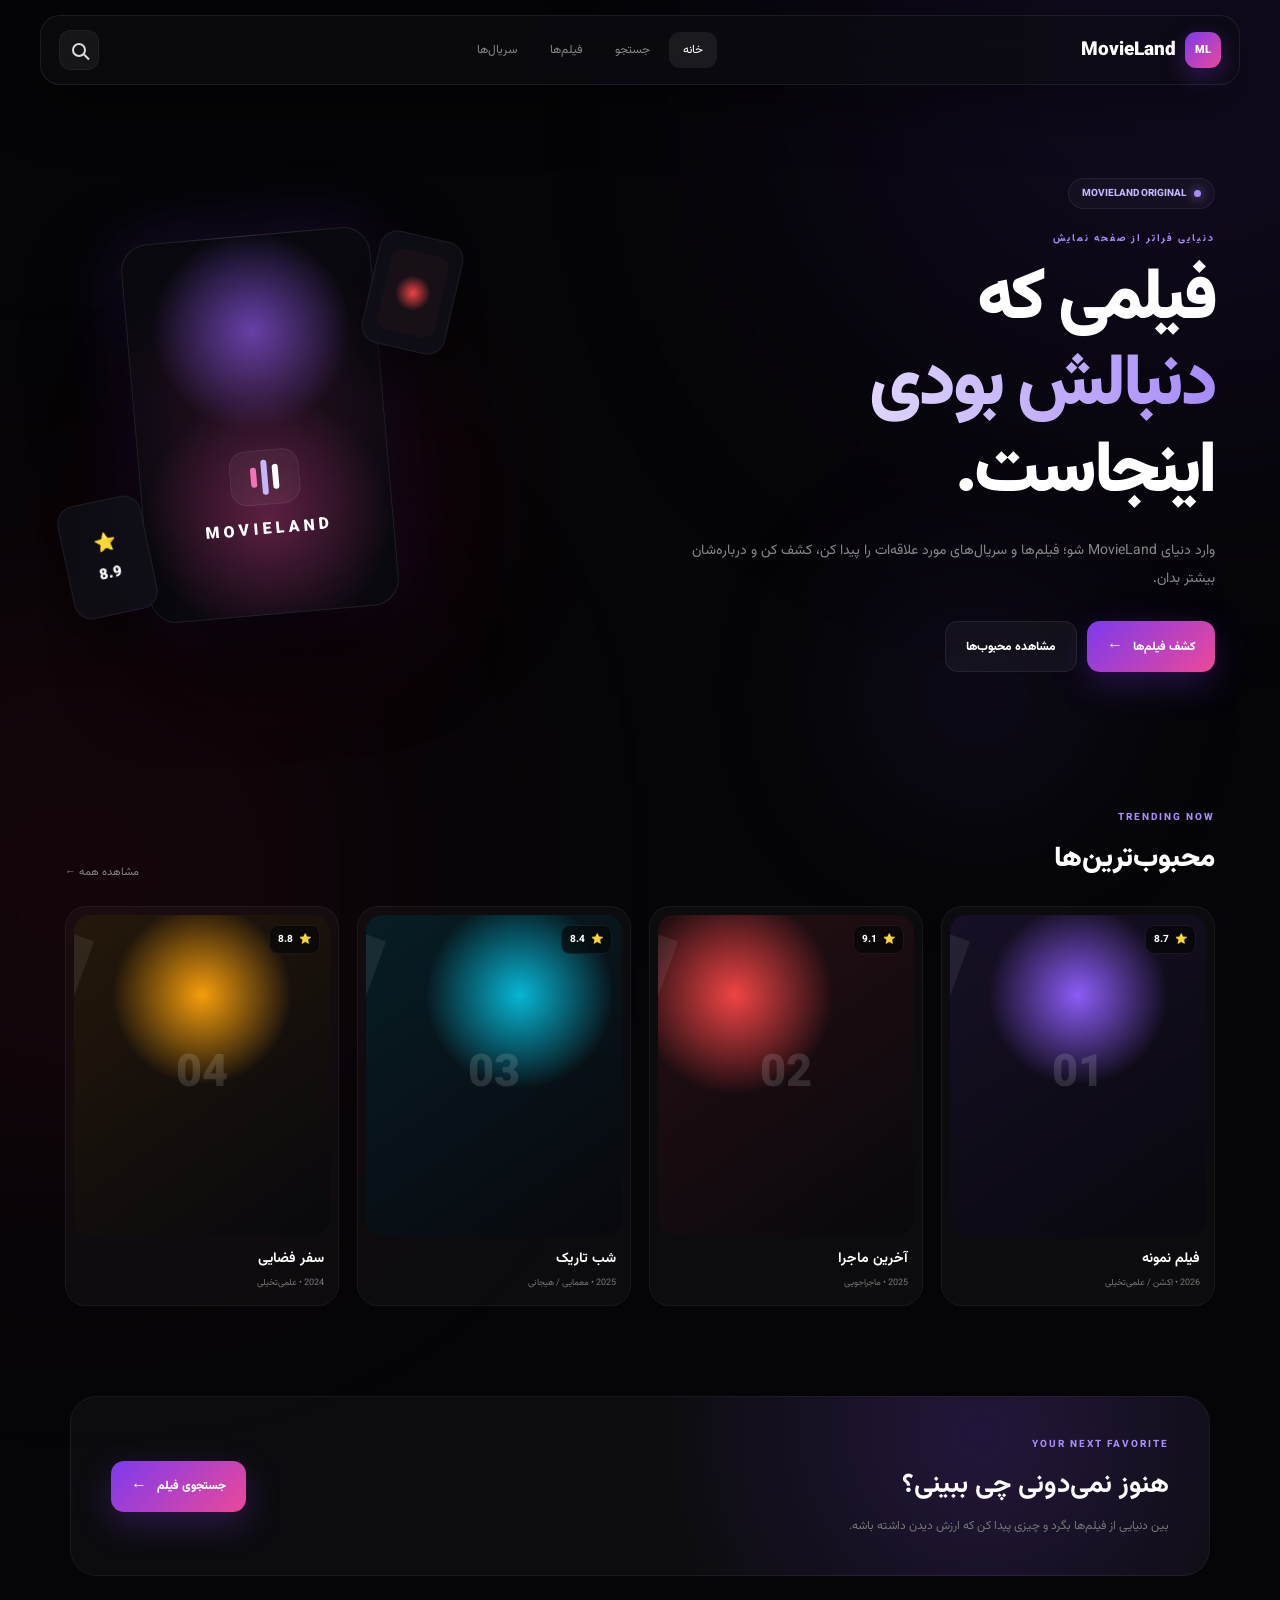
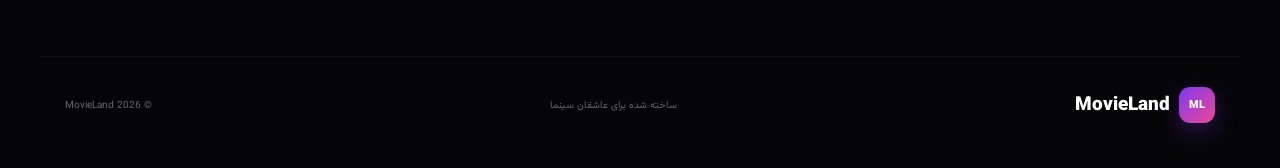
<file: index.html>
<!DOCTYPE html>
<html lang="fa" dir="rtl">

<head>
    <meta charset="UTF-8">
    <meta name="viewport" content="width=device-width, initial-scale=1.0">

    <title>MovieLand | دنیای فیلم و سریال</title>

    <link rel="stylesheet" href="style.css">
</head>

<body>

    <div class="background">
        <div class="orb orb-1"></div>
        <div class="orb orb-2"></div>
        <div class="orb orb-3"></div>
    </div>


    <!-- HEADER -->

    <header class="header">

        <a href="index.html" class="logo">
            <span class="logo-mark">
                ML
            </span>

            MovieLand
        </a>


        <nav>
            <a href="index.html" class="active">خانه</a>
            <a href="search.html">جستجو</a>
            <a href="#">فیلم‌ها</a>
            <a href="#">سریال‌ها</a>
        </nav>


        <a href="search.html" class="search-button" aria-label="جستجو">
            <span class="search-icon"></span>
        </a>

    </header>



    <!-- HERO -->

    <main>

        <section class="hero">

            <div class="hero-content">

                <div class="hero-badge">
                    <span class="badge-dot"></span>
                    MOVIELAND ORIGINAL
                </div>


                <p class="small-title">
                    دنیایی فراتر از صفحه نمایش
                </p>


                <h1>
                    فیلمی که
                    <span>دنبالش بودی</span>
                    اینجاست.
                </h1>


                <p class="hero-text">
                    وارد دنیای MovieLand شو؛
                    فیلم‌ها و سریال‌های مورد علاقه‌ات را
                    پیدا کن، کشف کن و درباره‌شان بیشتر بدان.
                </p>


                <div class="hero-buttons">

                    <a href="search.html" class="button">
                        کشف فیلم‌ها
                        <span class="arrow">←</span>
                    </a>

                    <a href="#trending" class="button secondary-button">
                        مشاهده محبوب‌ها
                    </a>

                </div>

            </div>



            <!-- CINEMA VISUAL -->

            <div class="hero-visual">

                <div class="floating-card card-back">
                    <div class="mini-poster"></div>
                </div>


                <div class="floating-card card-middle">
                    <div class="rating-symbol">
                        8.9
                    </div>
                </div>


                <div class="hero-poster">

                    <div class="poster-glow"></div>


                    <div class="cinema-lines"></div>


                    <div class="poster-content">

                        <div class="movie-symbol">
                            <span></span>
                            <span></span>
                            <span></span>
                        </div>

                        <span>
                            MOVIELAND
                        </span>

                    </div>

                </div>

            </div>

        </section>



        <!-- TRENDING -->

        <section class="section" id="trending">

            <div class="section-title">

                <div>
                    <p class="small-title">
                        TRENDING NOW
                    </p>

                    <h2>
                        محبوب‌ترین‌ها
                    </h2>
                </div>


                <a href="search.html">
                    مشاهده همه ←
                </a>

            </div>



            <div class="movie-grid">


                <a href="details.html" class="movie-card">

                    <div class="poster poster1">

                        <div class="poster-shine"></div>

                        <div class="poster-symbol">
                            01
                        </div>

                        <span class="rating">
                            8.7
                        </span>

                        <div class="poster-overlay">
                            مشاهده جزئیات
                        </div>

                    </div>


                    <div class="movie-info">

                        <h3>
                            فیلم نمونه
                        </h3>

                        <p>
                            2026 • اکشن / علمی‌تخیلی
                        </p>

                    </div>

                </a>



                <a href="details.html" class="movie-card">

                    <div class="poster poster2">

                        <div class="poster-shine"></div>

                        <div class="poster-symbol">
                            02
                        </div>

                        <span class="rating">
                            9.1
                        </span>

                        <div class="poster-overlay">
                            مشاهده جزئیات
                        </div>

                    </div>


                    <div class="movie-info">

                        <h3>
                            آخرین ماجرا
                        </h3>

                        <p>
                            2025 • ماجراجویی
                        </p>

                    </div>

                </a>



                <a href="details.html" class="movie-card">

                    <div class="poster poster3">

                        <div class="poster-shine"></div>

                        <div class="poster-symbol">
                            03
                        </div>

                        <span class="rating">
                            8.4
                        </span>

                        <div class="poster-overlay">
                            مشاهده جزئیات
                        </div>

                    </div>


                    <div class="movie-info">

                        <h3>
                            شب تاریک
                        </h3>

                        <p>
                            2025 • معمایی / هیجانی
                        </p>

                    </div>

                </a>



                <a href="details.html" class="movie-card">

                    <div class="poster poster4">

                        <div class="poster-shine"></div>

                        <div class="poster-symbol">
                            04
                        </div>

                        <span class="rating">
                            8.8
                        </span>

                        <div class="poster-overlay">
                            مشاهده جزئیات
                        </div>

                    </div>


                    <div class="movie-info">

                        <h3>
                            سفر فضایی
                        </h3>

                        <p>
                            2024 • علمی‌تخیلی
                        </p>

                    </div>

                </a>

            </div>

        </section>



        <!-- DISCOVER -->

        <section class="discover">

            <div>

                <p class="small-title">
                    YOUR NEXT FAVORITE
                </p>

                <h2>
                    هنوز نمی‌دونی چی ببینی؟
                </h2>

                <p>
                    بین دنیایی از فیلم‌ها بگرد و
                    چیزی پیدا کن که ارزش دیدن داشته باشه.
                </p>

            </div>


            <a href="search.html" class="button">
                جستجوی فیلم
                <span class="arrow">←</span>
            </a>

        </section>

    </main>



    <!-- FOOTER -->

    <footer>

        <div class="logo">

            <span class="logo-mark">
                ML
            </span>

            MovieLand

        </div>


        <p>
            ساخته شده برای عاشقان سینما
        </p>


        <span>
            © 2026 MovieLand
        </span>

    </footer>



    <script src="script.js"></script>

</body>

</html>
</file>
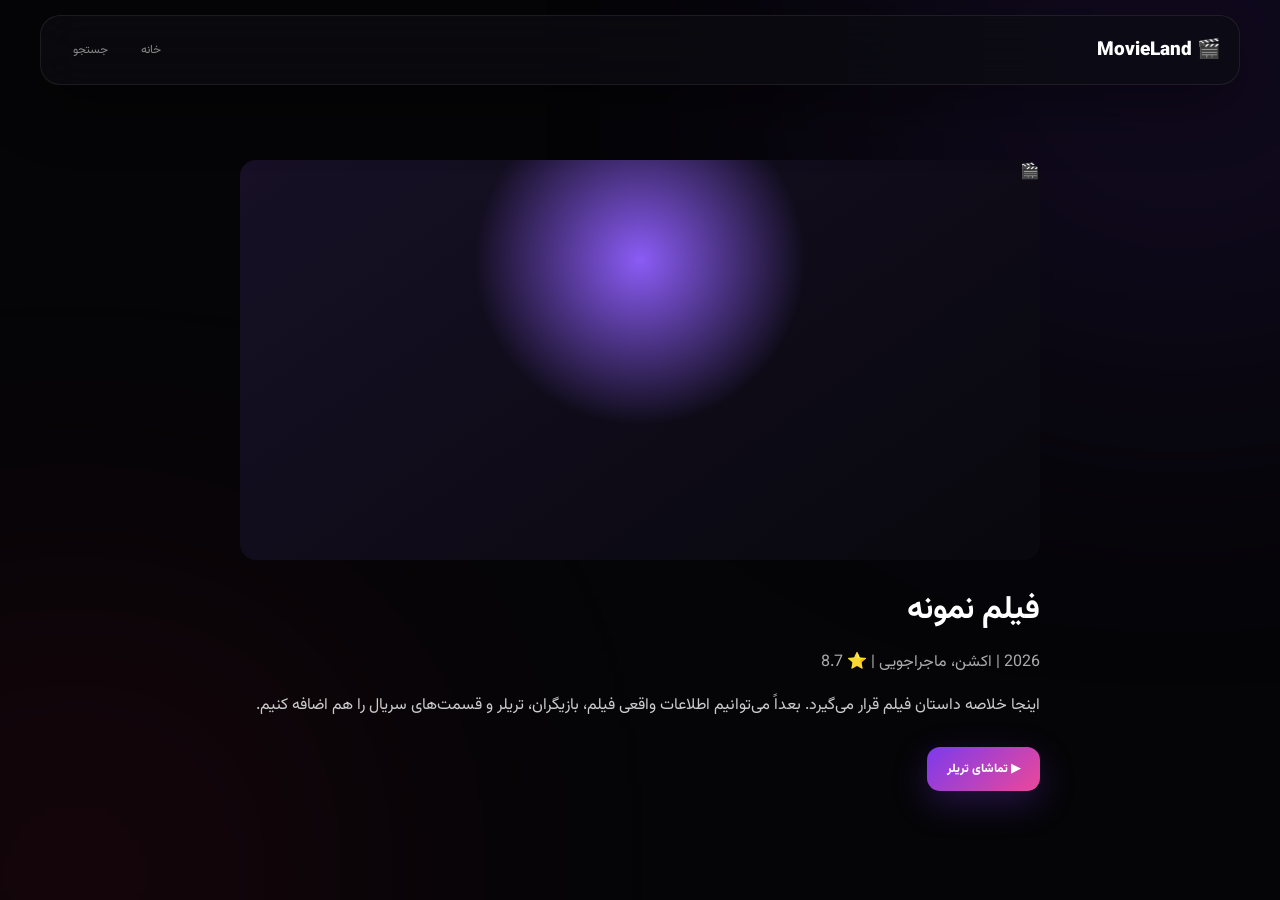
<file: details.html>
<!DOCTYPE html>
<html lang="fa" dir="rtl">

<head>

    <meta charset="UTF-8">

    <meta
        name="viewport"
        content="width=device-width, initial-scale=1.0"
    >

    <title>جزئیات فیلم | MovieLand</title>

    <link rel="stylesheet" href="style.css">

</head>

<body>

<header class="header">

    <div class="logo">
        🎬 MovieLand
    </div>

    <nav>

        <a href="index.html">
            خانه
        </a>

        <a href="search.html">
            جستجو
        </a>

    </nav>

</header>


<main class="section">

    <div style="max-width:800px; margin:auto;">

        <div
            class="poster poster1"
            style="height:400px;"
        >
            🎬
        </div>


        <h1 style="margin-top:25px;">
            فیلم نمونه
        </h1>


        <p style="color:#aaa; margin:15px 0;">

            2026 |
            اکشن، ماجراجویی |
            ⭐ 8.7

        </p>


        <p style="line-height:2; color:#ccc;">

            اینجا خلاصه داستان فیلم قرار می‌گیرد.
            بعداً می‌توانیم اطلاعات واقعی فیلم،
            بازیگران، تریلر و قسمت‌های سریال را
            هم اضافه کنیم.

        </p>


        <a
            href="#"
            class="button"
            style="margin-top:25px;"
        >
            ▶ تماشای تریلر
        </a>

    </div>

</main>

</body>

</html>
</file>
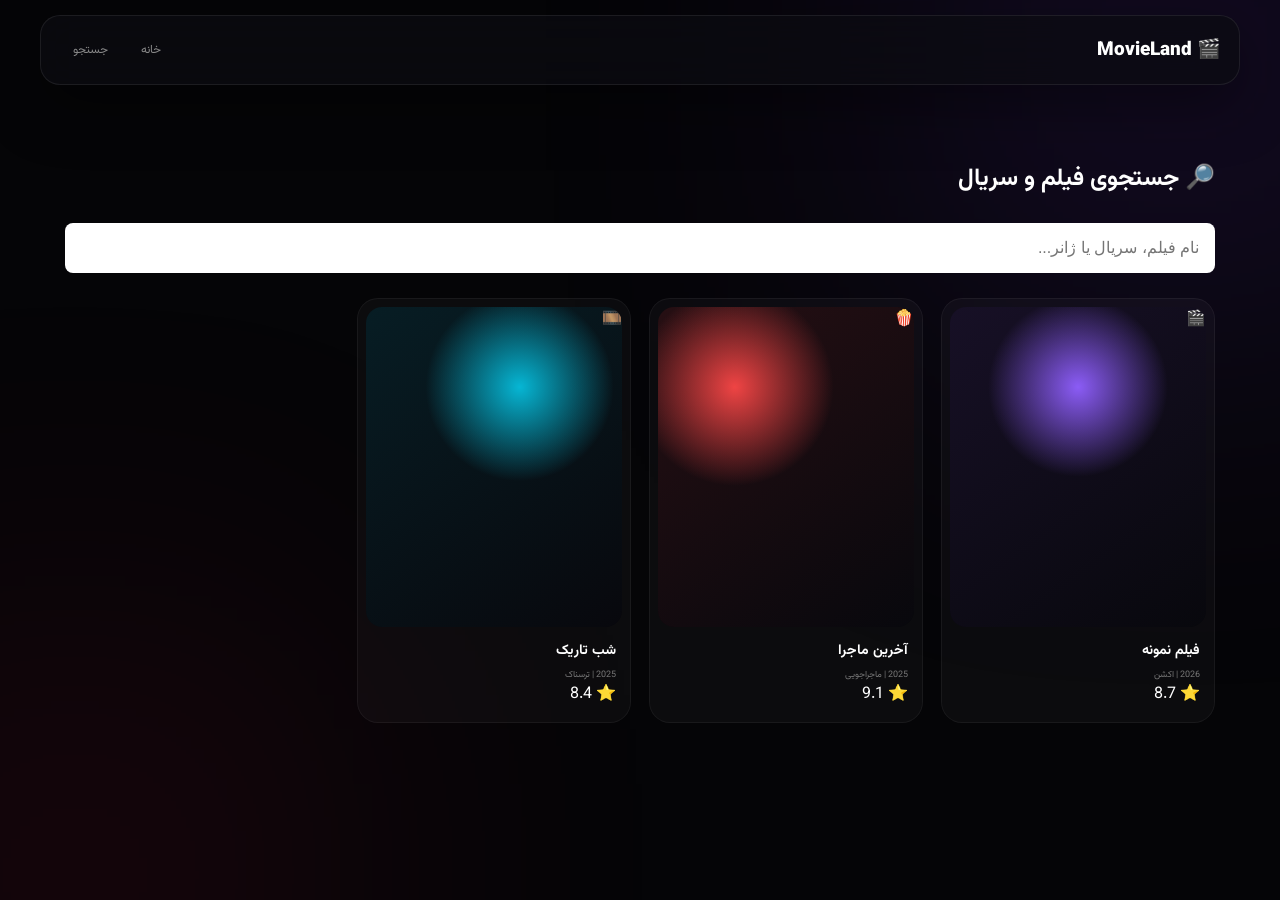
<file: search.html>
<!DOCTYPE html>
<html lang="fa" dir="rtl">

<head>
    <meta charset="UTF-8">
    <meta name="viewport" content="width=device-width, initial-scale=1.0">
    <title>جستجو | MovieLand</title>
    <link rel="stylesheet" href="style.css">
</head>

<body>

<header class="header">

    <div class="logo">
        🎬 MovieLand
    </div>

    <nav>
        <a href="index.html">خانه</a>
        <a href="search.html">جستجو</a>
    </nav>

</header>

<main>

<section class="section">

    <h1>🔎 جستجوی فیلم و سریال</h1>

    <input
        id="searchInput"
        type="text"
        placeholder="نام فیلم، سریال یا ژانر..."
        style="
            width:100%;
            padding:16px;
            margin:25px 0;
            border-radius:8px;
            border:0;
            font-size:16px;
        "
    >

    <p
        id="noResults"
        style="
            display:none;
            color:#aaa;
            margin:20px 0;
        "
    >
        😕 چیزی پیدا نشد.
    </p>

    <div class="movie-grid">

        <a class="movie-card" href="details.html">

            <div class="poster poster1">
                🎬
            </div>

            <div class="movie-info">
                <h3>فیلم نمونه</h3>
                <p>2026 | اکشن</p>
                <span>⭐ 8.7</span>
            </div>

        </a>


        <a class="movie-card" href="details.html">

            <div class="poster poster2">
                🍿
            </div>

            <div class="movie-info">
                <h3>آخرین ماجرا</h3>
                <p>2025 | ماجراجویی</p>
                <span>⭐ 9.1</span>
            </div>

        </a>


        <a class="movie-card" href="details.html">

            <div class="poster poster3">
                🎞️
            </div>

            <div class="movie-info">
                <h3>شب تاریک</h3>
                <p>2025 | ترسناک</p>
                <span>⭐ 8.4</span>
            </div>

        </a>

    </div>

</section>

</main>

<script src="script.js"></script>

</body>

</html>
</file>
<file: style.css>
@import url('https://fonts.googleapis.com/css2?family=Vazirmatn:wght@400;600;800;900&display=swap');

* {
    box-sizing: border-box;
    margin: 0;
    padding: 0;
}

html {
    scroll-behavior: smooth;
}

body {
    font-family: Vazirmatn, sans-serif;
    background: #050507;
    color: #fff;
    overflow-x: hidden;
}

/* BACKGROUND */

body::before {
    content: "";
    position: fixed;
    width: 500px;
    height: 500px;
    background: #7c3aed;
    filter: blur(180px);
    opacity: .18;
    top: -200px;
    right: -150px;
    z-index: -5;
    animation: glow 10s infinite alternate;
}

body::after {
    content: "";
    position: fixed;
    width: 450px;
    height: 450px;
    background: #e11d48;
    filter: blur(170px);
    opacity: .13;
    bottom: -200px;
    left: -150px;
    z-index: -5;
    animation: glow2 12s infinite alternate;
}

@keyframes glow {
    to {
        transform: translate(-100px, 120px);
    }
}

@keyframes glow2 {
    to {
        transform: translate(120px, -100px);
    }
}

.background {
    position: fixed;
    inset: 0;
    z-index: -4;
    pointer-events: none;
}

.orb {
    position: absolute;
    border-radius: 50%;
    filter: blur(100px);
    opacity: .12;
}

.orb-1 {
    width: 250px;
    height: 250px;
    background: #ff1744;
    left: 15%;
    top: 40%;
    animation: float 9s infinite alternate;
}

.orb-2 {
    width: 220px;
    height: 220px;
    background: #8b5cf6;
    right: 15%;
    top: 65%;
    animation: float2 11s infinite alternate;
}

@keyframes float {
    to {
        transform: translate(100px, -80px);
    }
}

@keyframes float2 {
    to {
        transform: translate(-100px, 80px);
    }
}

/* HEADER */

.header {
    width: calc(100% - 30px);
    max-width: 1200px;
    height: 70px;
    margin: 15px auto;
    position: sticky;
    top: 15px;
    z-index: 50;

    display: flex;
    align-items: center;
    justify-content: space-between;

    padding: 0 18px;

    background: rgba(12,12,18,.7);
    border: 1px solid rgba(255,255,255,.08);
    border-radius: 20px;

    backdrop-filter: blur(20px);

    box-shadow: 0 20px 60px #0006;
}

.logo {
    color: white;
    text-decoration: none;
    display: flex;
    align-items: center;
    gap: 9px;
    font-size: 19px;
    font-weight: 900;
}

.logo-mark {
    width: 36px;
    height: 36px;
    display: grid;
    place-items: center;
    border-radius: 11px;
    background: linear-gradient(135deg,#7c3aed,#ec4899);
    font-size: 11px;
    box-shadow: 0 8px 25px #7c3aed55;
}

nav {
    display: flex;
    gap: 5px;
}

nav a {
    color: #888;
    text-decoration: none;
    padding: 9px 14px;
    border-radius: 11px;
    font-size: 12px;
    transition: .3s;
}

nav a:hover,
nav a.active {
    color: white;
    background: #ffffff12;
}

.search-button {
    width: 40px;
    height: 40px;
    display: grid;
    place-items: center;
    color: white;
    text-decoration: none;
    border-radius: 12px;
    background: #ffffff0d;
    border: 1px solid #ffffff0d;
    transition: .3s;
}

.search-button:hover {
    transform: translateY(-3px);
    background: #ffffff18;
}

.search-icon {
    width: 14px;
    height: 14px;
    border: 2px solid #ddd;
    border-radius: 50%;
    position: relative;
}

.search-icon::after {
    content: "";
    position: absolute;
    width: 7px;
    height: 2px;
    background: #ddd;
    right: -6px;
    bottom: -3px;
    transform: rotate(45deg);
}

/* HERO */

.hero {
    max-width: 1200px;
    min-height: 650px;
    margin: auto;
    padding: 70px 25px;

    display: flex;
    align-items: center;
    justify-content: space-between;
    gap: 50px;
}

.hero-content {
    max-width: 620px;
    animation: appear 1s ease;
}

@keyframes appear {
    from {
        opacity: 0;
        transform: translateY(30px);
    }

    to {
        opacity: 1;
        transform: translateY(0);
    }
}

.hero-badge {
    display: inline-flex;
    align-items: center;
    gap: 8px;
    padding: 7px 13px;
    border-radius: 50px;
    background: #ffffff08;
    border: 1px solid #ffffff12;
    color: #c4b5fd;
    font-size: 10px;
    font-weight: 800;
    margin-bottom: 22px;
}

.badge-dot {
    width: 7px;
    height: 7px;
    border-radius: 50%;
    background: #a78bfa;
    box-shadow: 0 0 12px #a78bfa;
}

.small-title {
    color: #a78bfa;
    font-size: 10px;
    font-weight: 800;
    letter-spacing: 2px;
    margin-bottom: 12px;
}

.hero h1 {
    font-size: clamp(42px,6vw,72px);
    line-height: 1.2;
    font-weight: 900;
    letter-spacing: -3px;
    margin-bottom: 20px;
}

.hero h1 span {
    display: block;
    background: linear-gradient(90deg,#fff,#a78bfa,#f472b6,#fff);
    background-size: 300%;
    -webkit-background-clip: text;
    -webkit-text-fill-color: transparent;
    animation: textGlow 5s linear infinite;
}

@keyframes textGlow {
    to {
        background-position: 300%;
    }
}

.hero-text {
    color: #888;
    line-height: 2;
    font-size: 14px;
    max-width: 540px;
    margin-bottom: 28px;
}

.hero-buttons {
    display: flex;
    gap: 10px;
}

.button {
    display: inline-flex;
    align-items: center;
    justify-content: center;
    gap: 10px;

    padding: 13px 20px;

    border-radius: 13px;

    color: white;
    text-decoration: none;

    font-size: 12px;
    font-weight: 800;

    background: linear-gradient(135deg,#7c3aed,#ec4899);

    box-shadow: 0 12px 35px #7c3aed44;

    transition: .35s;
}

.button:hover {
    transform: translateY(-4px);
    box-shadow: 0 18px 45px #7c3aed66;
}

.secondary-button {
    background: #ffffff0b;
    border: 1px solid #ffffff12;
    box-shadow: none;
}

.arrow {
    font-size: 16px;
}

/* HERO POSTER */

.hero-visual {
    width: 390px;
    height: 500px;
    position: relative;
    display: grid;
    place-items: center;
}

.hero-poster {
    width: 250px;
    height: 380px;

    position: relative;
    z-index: 3;

    display: grid;
    place-items: center;

    overflow: hidden;

    border-radius: 27px;

    background:
        radial-gradient(circle at 50% 25%,#8b5cf6aa,transparent 32%),
        radial-gradient(circle at 50% 75%,#ec489955,transparent 40%),
        #09090f;

    border: 1px solid #ffffff18;

    box-shadow:
        0 40px 90px #000b,
        0 0 70px #7c3aed33;

    transform: rotate(-5deg);
    transition: .5s;
}

.hero-poster:hover {
    transform: rotate(0) translateY(-10px) scale(1.03);
}

.poster-glow {
    width: 170px;
    height: 170px;
    position: absolute;
    border-radius: 50%;
    background: #ec4899;
    filter: blur(70px);
    opacity: .2;
}

.poster-content {
    position: relative;
    display: flex;
    flex-direction: column;
    align-items: center;
    gap: 13px;
    font-weight: 900;
    letter-spacing: 4px;
}

.movie-symbol {
    width: 70px;
    height: 55px;
    display: flex;
    align-items: center;
    justify-content: center;
    gap: 5px;
    border-radius: 17px;
    background: #ffffff0c;
    border: 1px solid #ffffff12;
}

.movie-symbol span {
    width: 6px;
    height: 25px;
    border-radius: 5px;
    background: white;
}

.movie-symbol span:nth-child(2) {
    height: 35px;
    background: #c4b5fd;
}

.movie-symbol span:nth-child(3) {
    height: 20px;
    background: #f472b6;
}

.floating-card {
    position: absolute;
    width: 85px;
    height: 115px;
    display: grid;
    place-items: center;
    border-radius: 18px;
    background: #101018bb;
    border: 1px solid #ffffff12;
    backdrop-filter: blur(15px);
    box-shadow: 0 25px 50px #0008;
    z-index: 5;
}

.card-back {
    right: 0;
    top: 60px;
    transform: rotate(13deg);
    animation: updown 4s infinite ease-in-out;
}

.card-middle {
    left: 0;
    bottom: 60px;
    transform: rotate(-12deg);
    animation: updown 5s infinite ease-in-out reverse;
}

@keyframes updown {
    50% {
        margin-top: -15px;
    }
}

.mini-poster {
    width: 58px;
    height: 82px;
    border-radius: 10px;
    background:
        radial-gradient(circle,#ef4444,transparent 35%),
        #171017;
}

.rating-symbol {
    font-weight: 900;
    font-size: 15px;
}

.rating-symbol::before {
    content: "⭐";
    display: block;
    text-align: center;
    font-size: 18px;
    margin-bottom: 5px;
}

/* SECTION */

.section {
    max-width: 1200px;
    margin: auto;
    padding: 60px 25px;
}

.section-title {
    display: flex;
    align-items: end;
    justify-content: space-between;
    margin-bottom: 25px;
}

.section-title h2 {
    font-size: 28px;
    font-weight: 900;
}

.section-title a {
    color: #888;
    text-decoration: none;
    font-size: 11px;
}

/* MOVIES */

.movie-grid {
    display: grid;
    grid-template-columns: repeat(4,1fr);
    gap: 18px;
}

.movie-card {
    color: white;
    text-decoration: none;
    padding: 8px;
    border-radius: 21px;
    background: #ffffff08;
    border: 1px solid #ffffff0d;
    transition: .4s;
}

.movie-card:hover {
    transform: translateY(-9px);
    background: #ffffff0e;
    border-color: #a78bfa55;
    box-shadow: 0 25px 60px #0008;
}

.poster {
    height: 320px;
    position: relative;
    overflow: hidden;
    border-radius: 16px;
}

.poster1 {
    background:
        radial-gradient(circle at 50% 25%,#8b5cf6,transparent 33%),
        linear-gradient(145deg,#171026,#08080d);
}

.poster2 {
    background:
        radial-gradient(circle at 30% 25%,#ef4444,transparent 33%),
        linear-gradient(145deg,#260f13,#08080d);
}

.poster3 {
    background:
        radial-gradient(circle at 60% 25%,#06b6d4,transparent 33%),
        linear-gradient(145deg,#071d24,#08080d);
}

.poster4 {
    background:
        radial-gradient(circle at 50% 25%,#f59e0b,transparent 33%),
        linear-gradient(145deg,#24180a,#08080d);
}

.poster-symbol {
    position: absolute;
    inset: 0;
    display: grid;
    place-items: center;
    color: #ffffff22;
    font-size: 45px;
    font-weight: 900;
    transition: .4s;
}

.movie-card:hover .poster-symbol {
    transform: scale(1.15);
    color: #ffffff35;
}

.poster-shine {
    position: absolute;
    width: 70px;
    height: 150%;
    background: #ffffff12;
    transform: rotate(20deg);
    left: -130px;
    transition: .7s;
}

.movie-card:hover .poster-shine {
    left: 130%;
}

.rating {
    position: absolute;
    top: 10px;
    right: 10px;
    padding: 6px 8px;
    border-radius: 9px;
    background: #050507aa;
    border: 1px solid #ffffff12;
    backdrop-filter: blur(10px);
    color: #fff;
    font-size: 10px;
    font-weight: 800;
}

.rating::before {
    content: "⭐";
    margin-left: 4px;
}

.poster-overlay {
    position: absolute;
    inset: 0;
    display: grid;
    place-items: center;
    background: #050507aa;
    backdrop-filter: blur(4px);
    opacity: 0;
    transition: .3s;
    font-size: 11px;
    font-weight: 800;
}

.movie-card:hover .poster-overlay {
    opacity: 1;
}

.movie-info {
    padding: 13px 6px 7px;
}

.movie-info h3 {
    font-size: 14px;
    margin-bottom: 6px;
}

.movie-info p {
    color: #777;
    font-size: 9px;
}

/* DISCOVER */

.discover {
    max-width: 1140px;
    margin: 30px auto 80px;
    padding: 40px;

    display: flex;
    align-items: center;
    justify-content: space-between;
    gap: 25px;

    border-radius: 27px;

    background:
        radial-gradient(circle at 80% 20%,#7c3aed33,transparent 35%),
        #ffffff08;

    border: 1px solid #ffffff0d;
}

.discover h2 {
    font-size: 27px;
    margin-bottom: 10px;
}

.discover p:not(.small-title) {
    color: #777;
    font-size: 12px;
}

/* FOOTER */

footer {
    max-width: 1200px;
    margin: auto;
    padding: 30px 25px 45px;

    border-top: 1px solid #ffffff0d;

    display: flex;
    align-items: center;
    justify-content: space-between;

    color: #666;
    font-size: 10px;
}

/* MOBILE */

@media (max-width: 850px) {

    nav {
        display: none;
    }

    .hero {
        flex-direction: column;
        text-align: center;
        padding-top: 60px;
    }

    .hero-content {
        display: flex;
        flex-direction: column;
        align-items: center;
    }

    .hero h1 {
        font-size: 45px;
    }

    .hero-visual {
        transform: scale(.8);
        margin-top: -30px;
    }

    .movie-grid {
        grid-template-columns: repeat(2,1fr);
    }

    .poster {
        height: 270px;
    }

    .discover {
        margin: 20px 18px 60px;
        flex-direction: column;
        text-align: center;
    }

    footer {
        flex-direction: column;
        gap: 15px;
        text-align: center;
    }
}

@media (max-width: 500px) {

    .header {
        width: calc(100% - 20px);
        height: 62px;
    }

    .logo {
        font-size: 16px;
    }

    .hero {
        padding-left: 18px;
        padding-right: 18px;
    }

    .hero h1 {
        font-size: 37px;
    }

    .hero-text {
        font-size: 12px;
    }

    .hero-buttons {
        width: 100%;
        flex-direction: column;
    }

    .hero-buttons .button {
        width: 100%;
    }

    .hero-visual {
        transform: scale(.65);
        margin-top: -90px;
        margin-bottom: -80px;
    }

    .section {
        padding-left: 18px;
        padding-right: 18px;
    }

    .poster {
        height: 220px;
    }

    .movie-grid {
        gap: 10px;
    }

    .movie-card {
        padding: 6px;
    }

    .movie-info h3 {
        font-size: 12px;
    }
}
</file>
